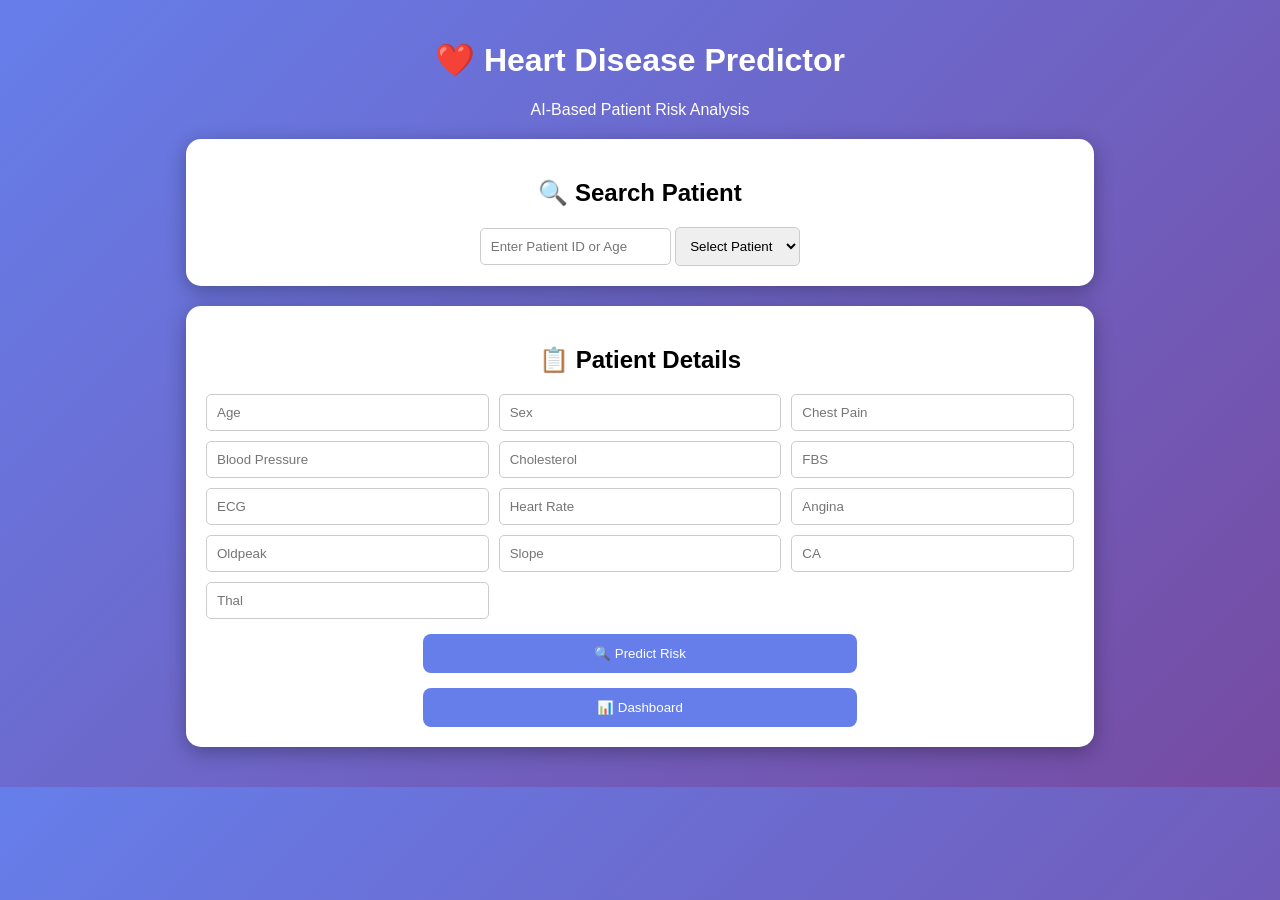
<file: frontend/index.html>
<!DOCTYPE html>
<html>
<head>
    <title>Heart System</title>
    <link rel="stylesheet" href="style.css">
</head>

<body>

<div class="container">

    <h1>❤️ Heart Disease Predictor</h1>
    <p class="subtitle">AI-Based Patient Risk Analysis</p>

    <!-- SEARCH -->
    <div class="card">
        <h2>🔍 Search Patient</h2>

        <input id="searchBox" placeholder="Enter Patient ID or Age" onkeyup="searchPatient()">

        <select id="patientList" onchange="fillPatient()">
            <option>Select Patient</option>
        </select>
    </div>

    <!-- INPUT FORM -->
    <div class="card">
        <h2>📋 Patient Details</h2>

        <div class="grid">
            <input id="age" placeholder="Age">
            <input id="sex" placeholder="Sex">
            <input id="cp" placeholder="Chest Pain">
            <input id="trestbps" placeholder="Blood Pressure">
            <input id="chol" placeholder="Cholesterol">
            <input id="fbs" placeholder="FBS">
            <input id="restecg" placeholder="ECG">
            <input id="thalach" placeholder="Heart Rate">
            <input id="exang" placeholder="Angina">
            <input id="oldpeak" placeholder="Oldpeak">
            <input id="slope" placeholder="Slope">
            <input id="ca" placeholder="CA">
            <input id="thal" placeholder="Thal">
        </div>

        <button onclick="predict()">🔍 Predict Risk</button>
        <button onclick="goDashboard()">📊 Dashboard</button>
    </div>

    <!-- RESULT -->
    <div id="result" class="result-card"></div>

</div>

<script src="script.js"></script>

</body>
</html>
</file>
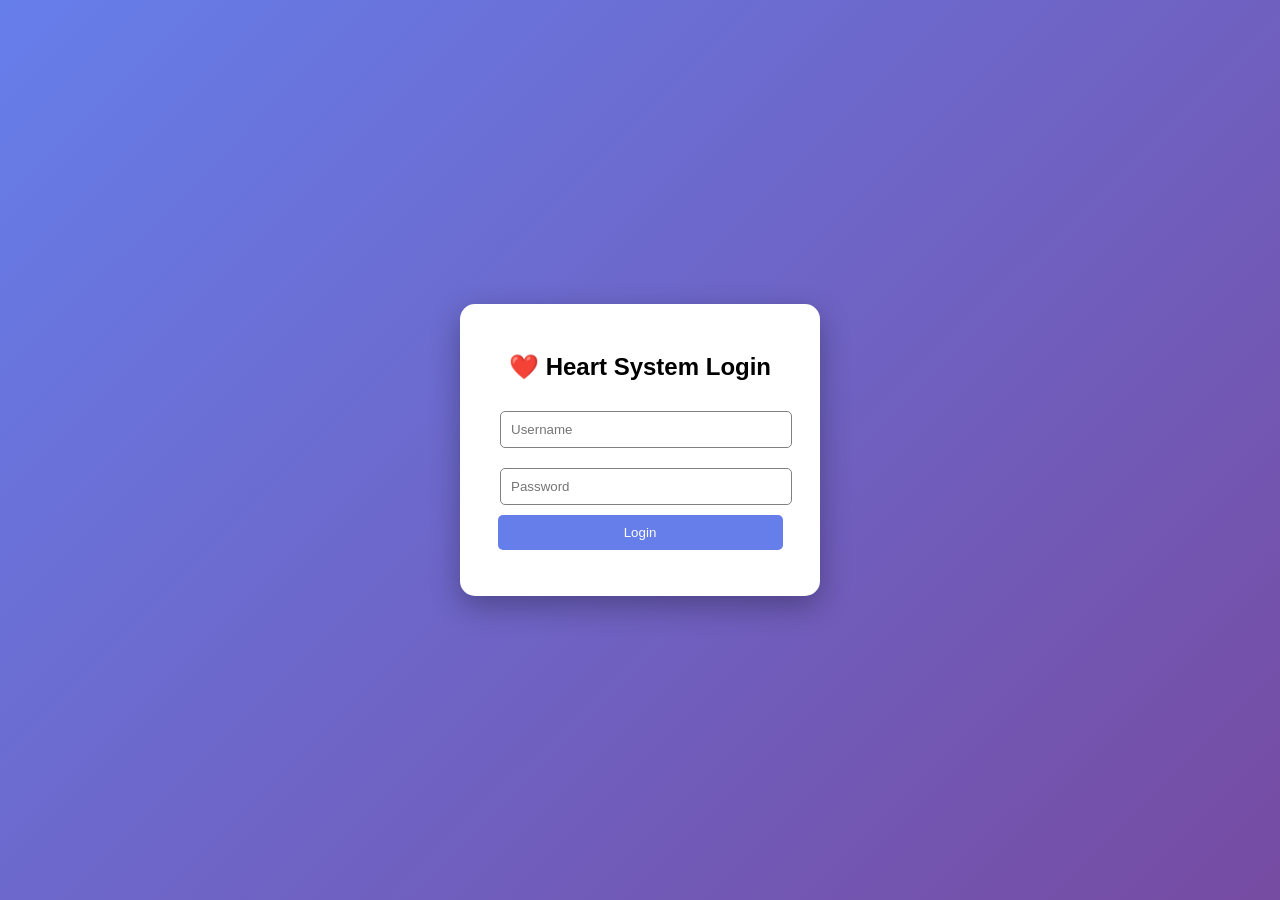
<file: frontend/login.html>
<!DOCTYPE html>
<html>
<head>
<title>Login</title>

<style>
body {
    margin: 0;
    font-family: Arial;
    height: 100vh;
    display: flex;
    justify-content: center;
    align-items: center;
    background: linear-gradient(135deg, #667eea, #764ba2);
}

.login-box {
    background: white;
    padding: 30px;
    border-radius: 15px;
    width: 300px;
    text-align: center;
    box-shadow: 0px 10px 30px rgba(0,0,0,0.3);
}

h2 {
    margin-bottom: 20px;
}

input {
    width: 90%;
    padding: 10px;
    margin: 10px;
    border-radius: 5px;
    border: 1px solid gray;
}

button {
    width: 95%;
    padding: 10px;
    background: #667eea;
    color: white;
    border: none;
    border-radius: 5px;
    cursor: pointer;
}

button:hover {
    background: #5a67d8;
}

#msg {
    color: red;
}
</style>

</head>

<body>

<div class="login-box">
    <h2>❤️ Heart System Login</h2>

    <input id="user" placeholder="Username">
    <input id="pass" type="password" placeholder="Password">

    <button onclick="login()">Login</button>

    <p id="msg"></p>
</div>

<script>
async function login() {

    let res = await fetch("http://127.0.0.1:5000/login", {
        method: "POST",
        headers: {"Content-Type": "application/json"},
        body: JSON.stringify({
            username: user.value,
            password: pass.value
        })
    });

    let data = await res.json();

    if(data.status === "success"){
        localStorage.setItem("user", data.user);
        window.location.href = "index.html";
    } else {
        document.getElementById("msg").innerText = "Invalid login!";
    }
}
</script>

</body>
</html>
</file>
<file: frontend/style.css>
body {
    margin: 0;
    font-family: Arial;
    background: linear-gradient(135deg, #667eea, #764ba2);
    color: white;
    text-align: center;
}

.container {
    padding: 20px;
}

.subtitle {
    margin-bottom: 20px;
}

.card {
    background: white;
    color: black;
    width: 70%;
    margin: 20px auto;
    padding: 20px;
    border-radius: 15px;
    box-shadow: 0px 5px 20px rgba(0,0,0,0.3);
}

.grid {
    display: grid;
    grid-template-columns: repeat(3, 1fr);
    gap: 10px;
}

input, select {
    padding: 10px;
    border-radius: 5px;
    border: 1px solid #ccc;
}

button {
    margin-top: 15px;
    padding: 12px;
    background: #667eea;
    color: white;
    border: none;
    border-radius: 8px;
    cursor: pointer;
    width: 50%;
}

button:hover {
    background: #5a67d8;
}

/* RESULT CARD */
.result-card {
    margin-top: 20px;
    padding: 20px;
    width: 50%;
    margin-left: auto;
    margin-right: auto;
    border-radius: 15px;
    display: none;
    font-size: 18px;
    box-shadow: 0px 5px 20px rgba(0,0,0,0.3);
}
</file>
